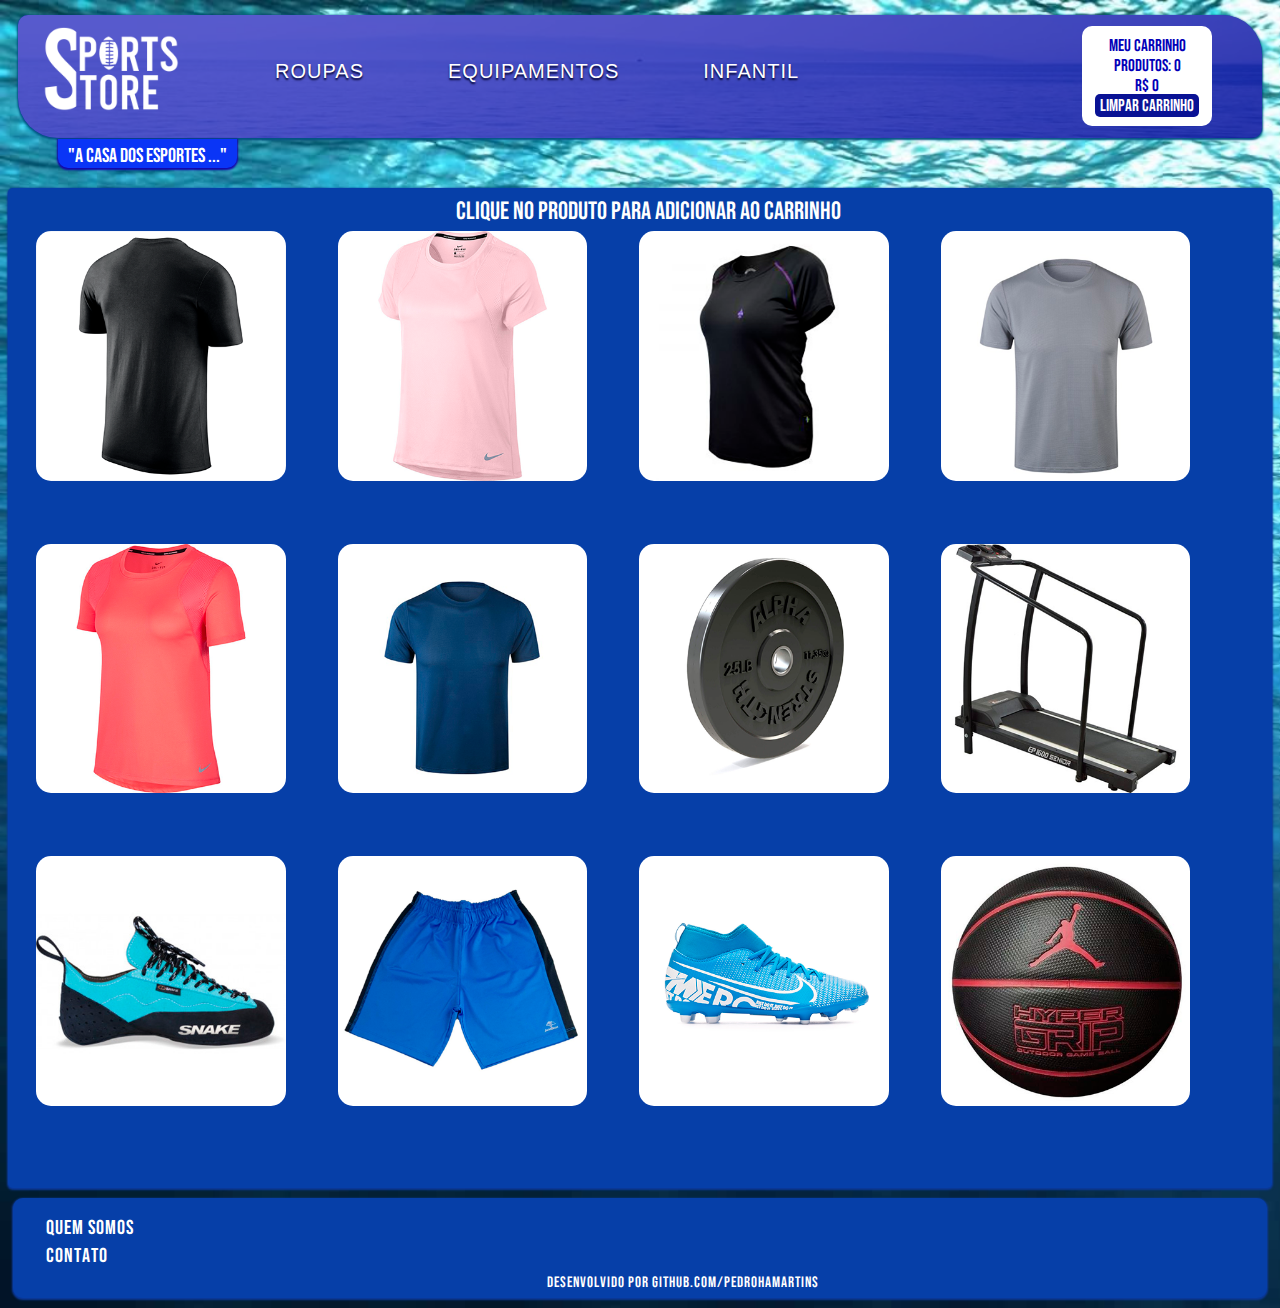
<file: index.html>
<!DOCTYPE html>
<html lang="pt">

<head>
    <meta charset="UTF-8"/>

    <title>Sports Store</title>
    <meta name="description" content="Encontre aqui os melhores produtos esportivos"/>
    <link rel="stylesheet" type="text/css" href="style/style_index.css"/>
    <script src="script/script_index.js"></script>
</head>
<body onstorage="updateCart()" onload="getStoredCart()">
    <header>
        <div id="title_header">
            <div class="background"></div>
            <table>
                <tr>
                    <th>
                        <a href="index.html">
                            <img src="images/logo.png" alt="Sports Store" id="header_logo">
                        </a>
                    </th>
                    <th>
                        <nav>
                            <ul id="header_nav">
                                <li><a class="header_options">ROUPAS</a>
                                    <ul>
                                        <li><a id="option_1" href="pages/male_section.html" target="iframe">MASCULINO</a></li>
                                        <li><a id="option_2" href="pages/female_section.html" target="iframe">FEMININO</a></li>
                                    </ul>
                                </li>
                                <li><a class="header_options">EQUIPAMENTOS</a>
                                    <ul>
                                        <li><a id="option_3" href="pages/ball_section.html" target="iframe">BOLAS</a></li>
                                        <li><a id="option_4" href="pages/utils_section.html" target="iframe">ACESSÓRIOS</a></li>
                                        <li><a id="option_5" href="pages/equipment_section.html" target="iframe">APARELHOS</a></li>
                                    </ul>
                                </li>
                                <li><a class="header_options">INFANTIL</a>
                                    <ul>
                                        <li><a id="option_6" href="pages/kids_clothing_section.html" target="iframe">ROUPAS</a></li>
                                    </ul>
                                </li>
                            </ul>
                        </nav>
                    </th>
                    <th>
                        <tr>
                            <div id="shop_cart">
                                <a>MEU CARRINHO</a>
                                <div id="shop_cart_products_div">
                                    <a>PRODUTOS:</a>
                                    <a id="shop_cart_products">0</a>
                                </div>
                                <div id="shop_cart_value_div">
                                    <a>R$ </a>
                                    <a id="shop_cart_value">0</a>
                                </div>
                                <div id="clear_cart_div">
                                    <a id="clear_cart" onclick="clearCart()">LIMPAR CARRINHO</a>
                                </div>
                            </div>
                        </tr>
                    </th>
                </tr>
            </table>
        </div>
        <h1 id="slogan">"A CASA DOS ESPORTES ..."</h1>
    </header>
    <section>
        <iframe src="index_homepage.html" title="Sports Store - Página inicial" id="iframe" name="iframe"></iframe>
    </section>
    <footer>
        <div id="footer_info">
            <table>
                <tr>
                    <td>
                        <a href="pages/about.html" target="iframe">QUEM SOMOS</a>
                    </td>
                </tr>
                <tr>
                    <td>
                        <a href="pages/contact.html" target="iframe">CONTATO</a>
                    </td>
                </tr>
                <tr>
                    <a id="credits" href="https://github.com/PedroHAMartins">DESENVOLVIDO POR github.com/PedroHAMartins</a>
            </table>
        </div>
    </footer>
</body>
</html>
</file>
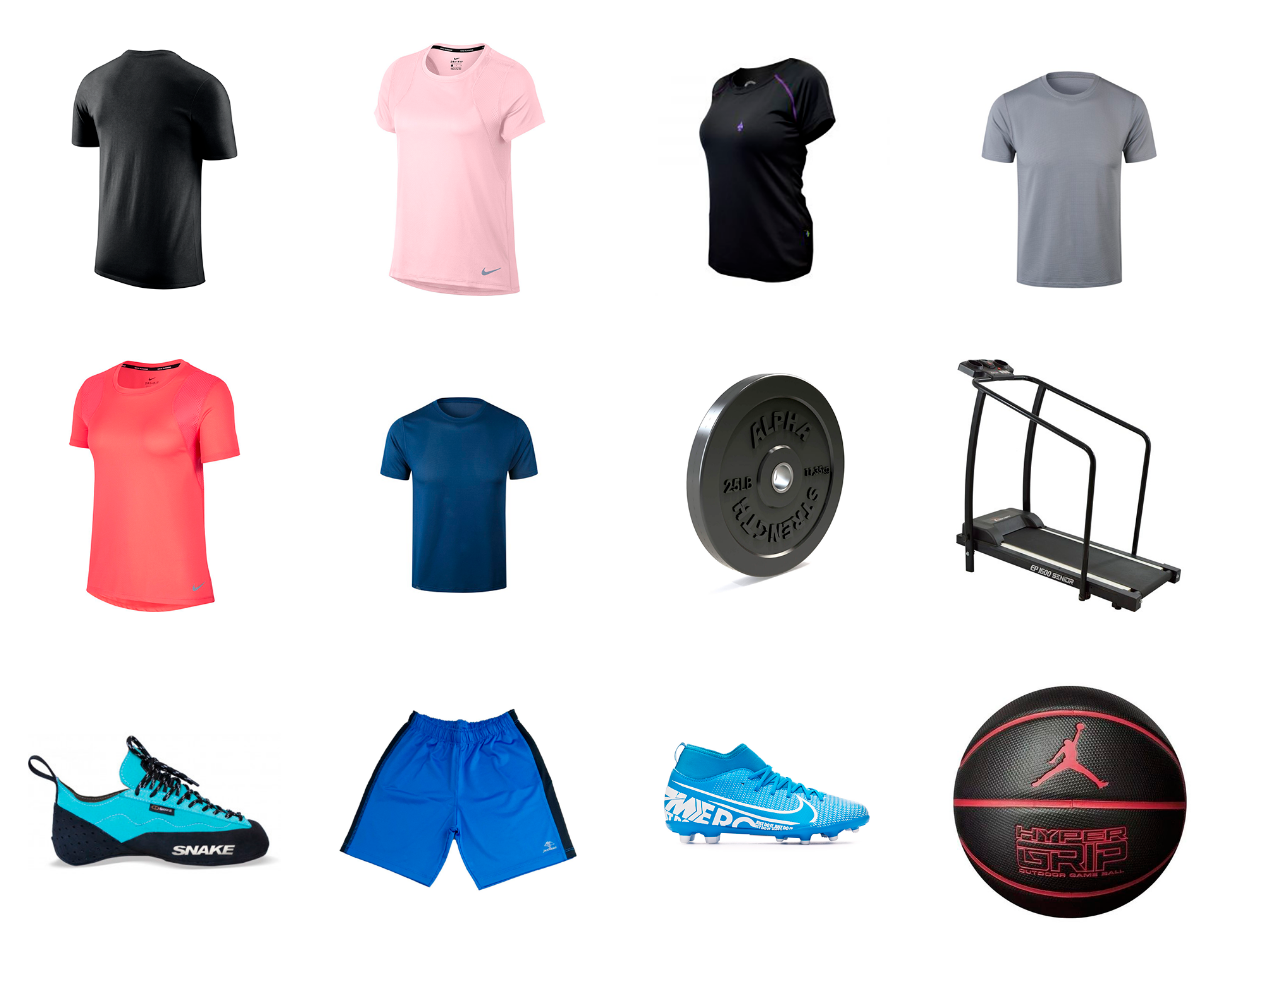
<file: index_homepage.html>
<!DOCTYPE html>
<html lang="pt">

<head>
    <meta charset="UTF-8"/>

    <title>Sports Store</title>
    <meta name="description" content="Encontre aqui os melhores produtos esportivos"/>
    <link rel="stylesheet" type="text/css" href="style/style_index_homepage.css"/>
    <script src="script/script_index_homepage.js"></script>
</head>
<body>
    <section>
        <table>
                <a id="shop_info">CLIQUE NO PRODUTO PARA ADICIONAR AO CARRINHO</a>
            <th>
                <tr id="product1"  class="product_field">
                    <img class="product_field_over" src="images/male_shirt1.png" alt="Box 1" id="male_shirt1" onclick="addToCart(id)" onmouseleave="changeImageLeave(id)" onmouseover="changeImage(id)">
                </tr>
                <tr id="product2"  class="product_field">
                    <img class="product_field_over" src="images/female_shirt2.png" alt="Box 2" id="female_shirt2" onclick="addToCart(id)" onmouseleave="changeImageLeave(id)" onmouseover="changeImage(id)">
                </tr>
                <tr id="product3"  class="product_field">
                    <img class="product_field_over" src="images/female_shirt1.png" alt="Box 3" id="female_shirt1" onclick="addToCart(id)" onmouseleave="changeImageLeave(id)" onmouseover="changeImage(id)">
                </tr>
                <tr id="product4"  class="product_field">
                    <img class="product_field_over" src="images/male_shirt3.png" alt="Box 4" id="male_shirt3" onclick="addToCart(id)" onmouseleave="changeImageLeave(id)" onmouseover="changeImage(id)">
                </tr>
            </th>
            <th>
                <tr id="product5"  class="product_field">
                    <img class="product_field_over" src="images/female_shirt3.png" alt="Box 5" id="female_shirt3" onclick="addToCart(id)" onmouseleave="changeImageLeave(id)" onmouseover="changeImage(id)">
                </tr>
                <tr id="product6"  class="product_field">
                    <img class="product_field_over" src="images/male_shirt2.png" alt="Box 6" id="male_shirt2" onclick="addToCart(id)" onmouseleave="changeImageLeave(id)" onmouseover="changeImage(id)">
                </tr>
                <tr id="product7"  class="product_field">
                    <img class="product_field_over" src="images/anilha1.png" alt="Box 7" id="anilha1" onclick="addToCart(id)" onmouseleave="changeImageLeave(id)" onmouseover="changeImage(id)">
                </tr>
                <tr id="product8"  class="product_field">
                    <img class="product_field_over" src="images/esteira1.png" alt="Box 8" id="esteira1" onclick="addToCart(id)" onmouseleave="changeImageLeave(id)" onmouseover="changeImage(id)">
                </tr>
            </th>
            <th>
                <tr id="product9"  class="product_field">
                    <img class="product_field_over" src="images/sapatilha1.png" alt="Box 9" id="sapatilha1" onclick="addToCart(id)" onmouseleave="changeImageLeave(id)" onmouseover="changeImage(id)">
                </tr>
                <tr id="product10"  class="product_field">
                    <img class="product_field_over" src="images/bermuda_inf1.png" alt="Box 10" id="bermuda_inf1" onclick="addToCart(id)" onmouseleave="changeImageLeave(id)" onmouseover="changeImage(id)">
                </tr>
                <tr id="product11"  class="product_field">
                    <img class="product_field_over" src="images/chuteira_inf1.png" alt="Box 11" id="chuteira_inf1" onclick="addToCart(id)" onmouseleave="changeImageLeave(id)" onmouseover="changeImage(id)">
                </tr>
                <tr id="product12"  class="product_field">
                    <img class="product_field_over" src="images/bola_basquete1.png" alt="Box 12" id="bola_basquete1" onclick="addToCart(id)" onmouseleave="changeImageLeave(id)" onmouseover="changeImage(id)">
                </tr>
            </th>
        </table>
    </section>
</body>
</html>
</file>
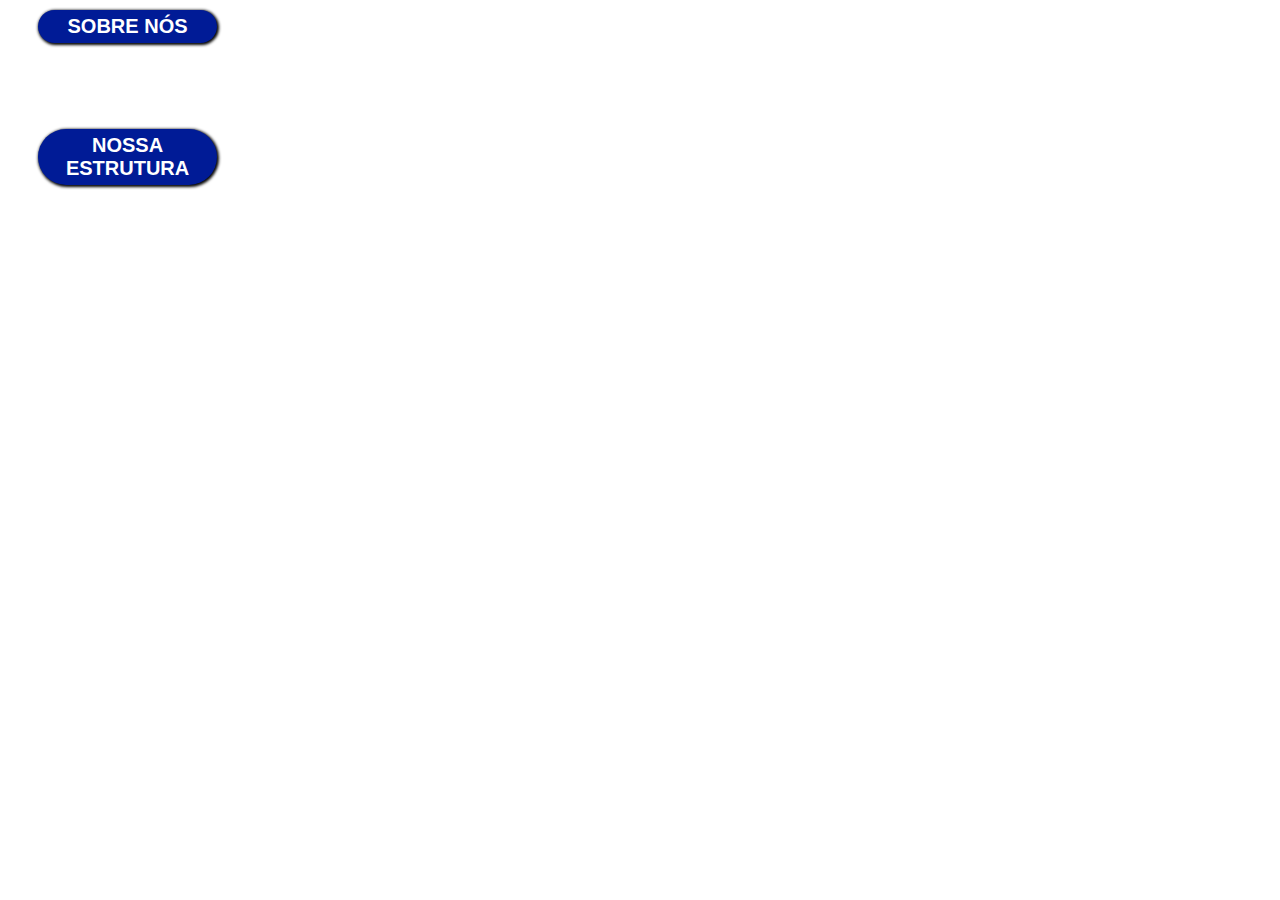
<file: pages/about.html>
<!DOCTYPE html>
<html lang="pt">

<head>
    <meta charset="UTF-8"/>

    <title>Sports Store - Sobre nós</title>
    <meta name="description" content="Encontre aqui os melhores produtos esportivos"/>
    <link rel="stylesheet" type="text/css" href="../style/style_about.css"/>
    <!-- <script src="../script/#.js"></script> -->
</head>
<body>
    <section>
        <div id="about_div">
            <h1 id="about_title">SOBRE NÓS</h1>
            <a id="about_text">Nossa empresa foi fundada em 2021 na cidade de São Paulo visando uma entrega inovadora de produtos,<br> com os melhores produtos e preços e produtos disponíveis no mercado.</a>
        </div>
        <div id="structure_div">
            <h1 id="structure_title">NOSSA ESTRUTURA</h1>
            <a id="structure_text">Atualmente contamos com mais de 20 funcionários e 3 unidades na cidade de São Paulo.</a>
        </div>
    </section>
</body>
</html>
</file>
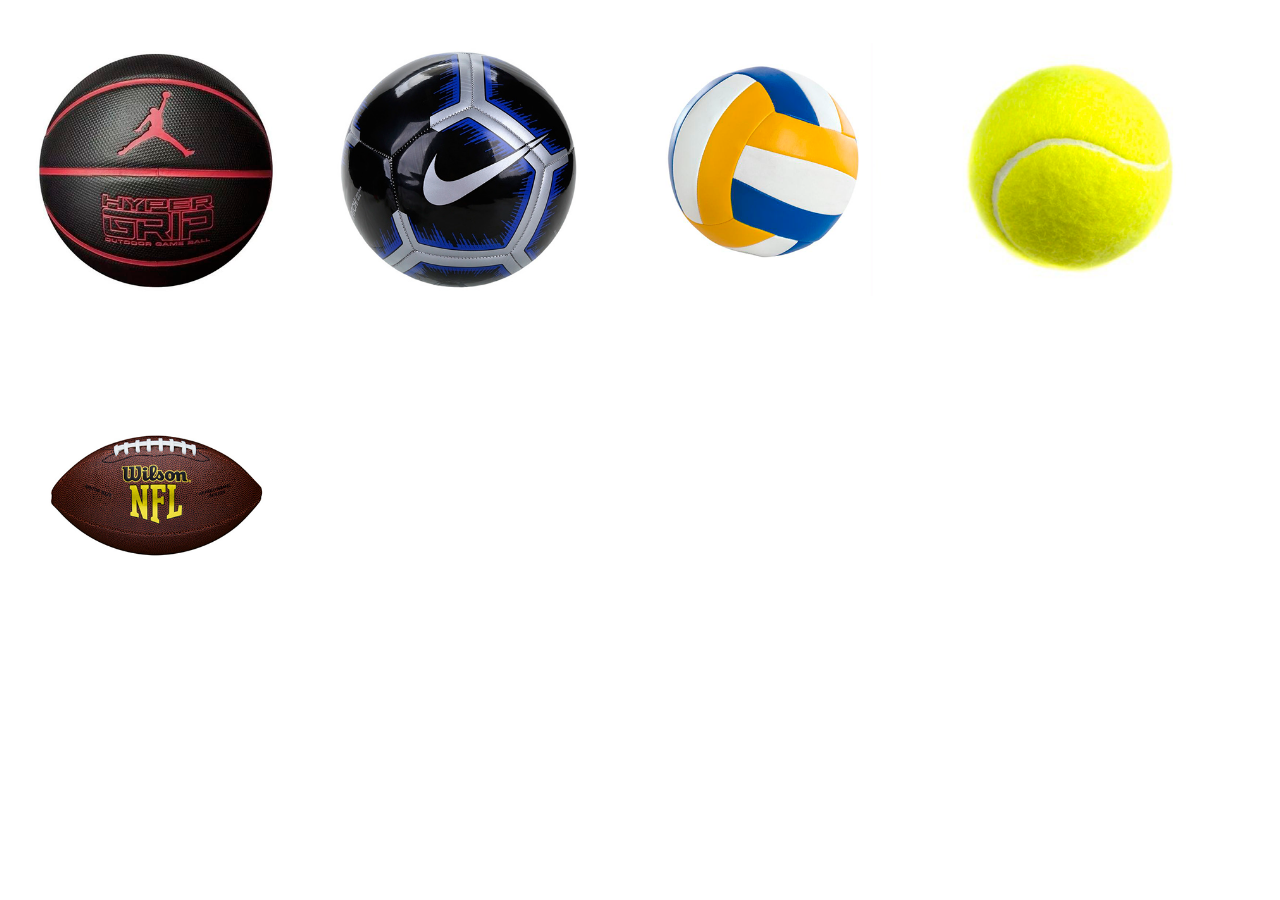
<file: pages/ball_section.html>
<!DOCTYPE html>
<html lang="pt">

<head>
    <meta charset="UTF-8"/>

    <title>Sports Store - Bolas</title>
    <meta name="description" content="Encontre aqui os melhores produtos esportivos"/>
    <link rel="stylesheet" type="text/css" href="../style/style_index_homepage.css"/>
    <script src="../script/script_ball_section.js"></script>
</head>
<body>
    <section>
        <table>
                <a id="shop_info">CLIQUE NO PRODUTO PARA ADICIONAR AO CARRINHO</a>
            <th>
                <tr id="product_ball1"  class="product_field">
                    <img class="product_field_over" src="../images/bola_basquete1.png" alt="Box 1" id="bola_basquete1" onclick="addToCart(id)" onmouseleave="changeImageLeave(id)" onmouseover="changeImage(id)">
                </tr>
                <tr id="product_ball2"  class="product_field">
                    <img class="product_field_over" src="../images/bola_futebol1.png" alt="Box 2" id="bola_futebol1" onclick="addToCart(id)" onmouseleave="changeImageLeave(id)" onmouseover="changeImage(id)">
                </tr>
                <tr id="product_ball3"  class="product_field">
                    <img class="product_field_over" src="../images/bola_volei1.png" alt="Box 3" id="bola_volei1" onclick="addToCart(id)" onmouseleave="changeImageLeave(id)" onmouseover="changeImage(id)">
                </tr>
                <tr id="product_ball4"  class="product_field">
                    <img class="product_field_over" src="../images/bola_tenis1.png" alt="Box 4" id="bola_tenis1" onclick="addToCart(id)" onmouseleave="changeImageLeave(id)" onmouseover="changeImage(id)">
                </tr>
            </th>
            <th>
                <tr id="product_ball5"  class="product_field">
                    <img class="product_field_over" src="../images/bola_futebolamericano1.png" alt="Box 5" id="bola_futebolamericano1" onclick="addToCart(id)" onmouseleave="changeImageLeave(id)" onmouseover="changeImage(id)">
                </tr>
        </table>
    </section>
</body>
</html>
</file>
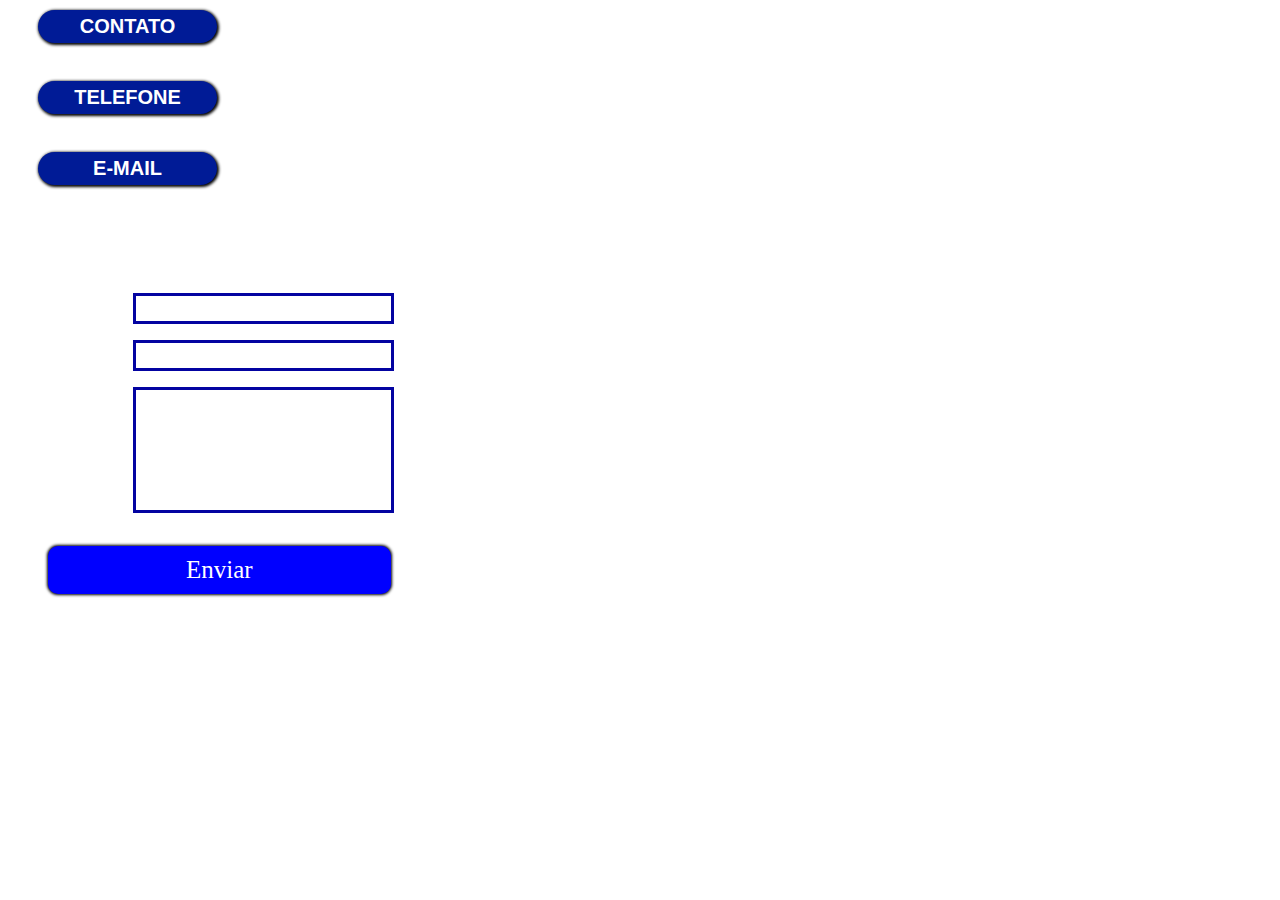
<file: pages/contact.html>
<!DOCTYPE html>
<html lang="pt">

<head>
    <meta charset="UTF-8"/>

    <title>Sports Store - Sobre nós</title>
    <meta name="description" content="Encontre aqui os melhores produtos esportivos"/>
    <link rel="stylesheet" type="text/css" href="../style/style_contact.css"/>
</head>
<body>
    <section>
        <div id="contact_div">
            <h1 class="titles"id="contact_title">CONTATO</h1>
            <a class="texts" id="contact_text">Nossos meios de contato disponível estão indicados abaixo.</a>
        <div id="contact_methods_div">
            <h2 class="titles" id="phone_title">TELEFONE</h1>
                <a class="texts" id="phone_text">(12) 3456-7890</a>
            <h2 class="titles" id="mail_title">E-MAIL</h1>
                <a class="texts" id="mail_text">email@ficticio.com</a>
        </div>   
        
        <br>
        <br>
        <br>
        <a class="texts">Ou envie um e-mail diretamente pelo site!</a>  
        <div id="mail_box">
            <a id="box_mail_title" class="texts">E-mail</a>
            <input type="email" id="input_mail"></input>
            <br>
            <a id="box_name_title" class="texts">Nome</a>
            <input type="text" id="input_name"></input>
            <br>
            <a id="box_text_title" class="texts">Mensagem</a>
            <input type="text" id="input_text"></input>
        </div>
        <button type="submit">Enviar</button>
        </div>
    </section>
</body>
</html>
</file>
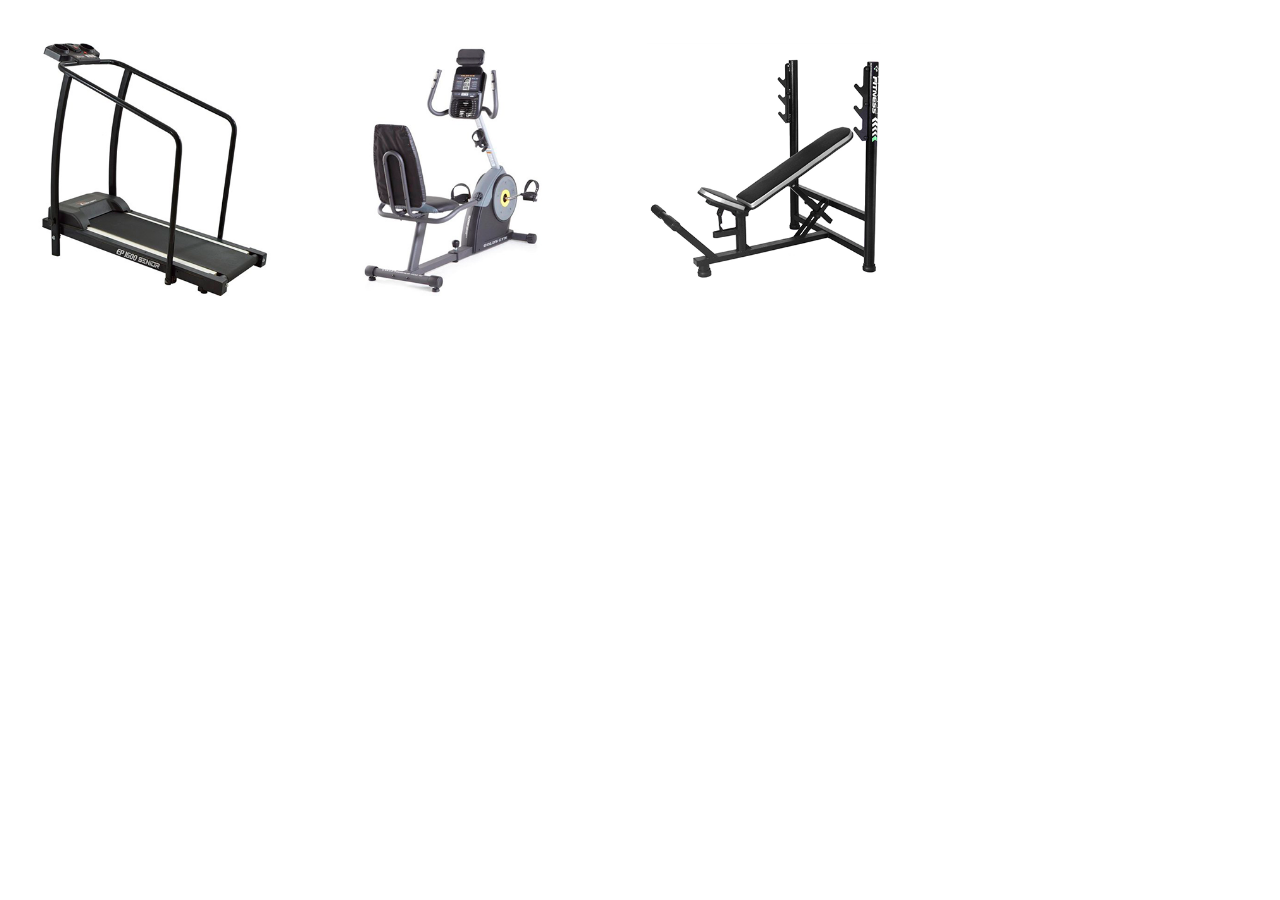
<file: pages/equipment_section.html>
<!DOCTYPE html>
<html lang="pt">

<head>
    <meta charset="UTF-8"/>

    <title>Sports Store - Equipamentos</title>
    <meta name="description" content="Encontre aqui os melhores produtos esportivos"/>
    <link rel="stylesheet" type="text/css" href="../style/style_index_homepage.css"/>
    <script src="../script/script_equipment_section.js"></script>
</head>
<body>
    <section>
        <table>
                <a id="shop_info">CLIQUE NO PRODUTO PARA ADICIONAR AO CARRINHO</a>
            <th>
                <tr id="equipment_product1"  class="product_field">
                    <img class="product_field_over" src="../images/esteira1.png" alt="Box 1" id="esteira1" onclick="addToCart(id)" onmouseleave="changeImageLeave(id)" onmouseover="changeImage(id)">
                </tr>
                <tr id="equipment_product2"  class="product_field">
                    <img class="product_field_over" src="../images/bicicleta1.png" alt="Box 2" id="bicicleta1" onclick="addToCart(id)" onmouseleave="changeImageLeave(id)" onmouseover="changeImage(id)">
                </tr>
                <tr id="equipment_product3"  class="product_field">
                    <img class="product_field_over" src="../images/supino1.png" alt="Box 3" id="supino1" onclick="addToCart(id)" onmouseleave="changeImageLeave(id)" onmouseover="changeImage(id)">
                </tr>
            </th>
            <th>
        </table>
    </section>
</body>
</html>
</file>
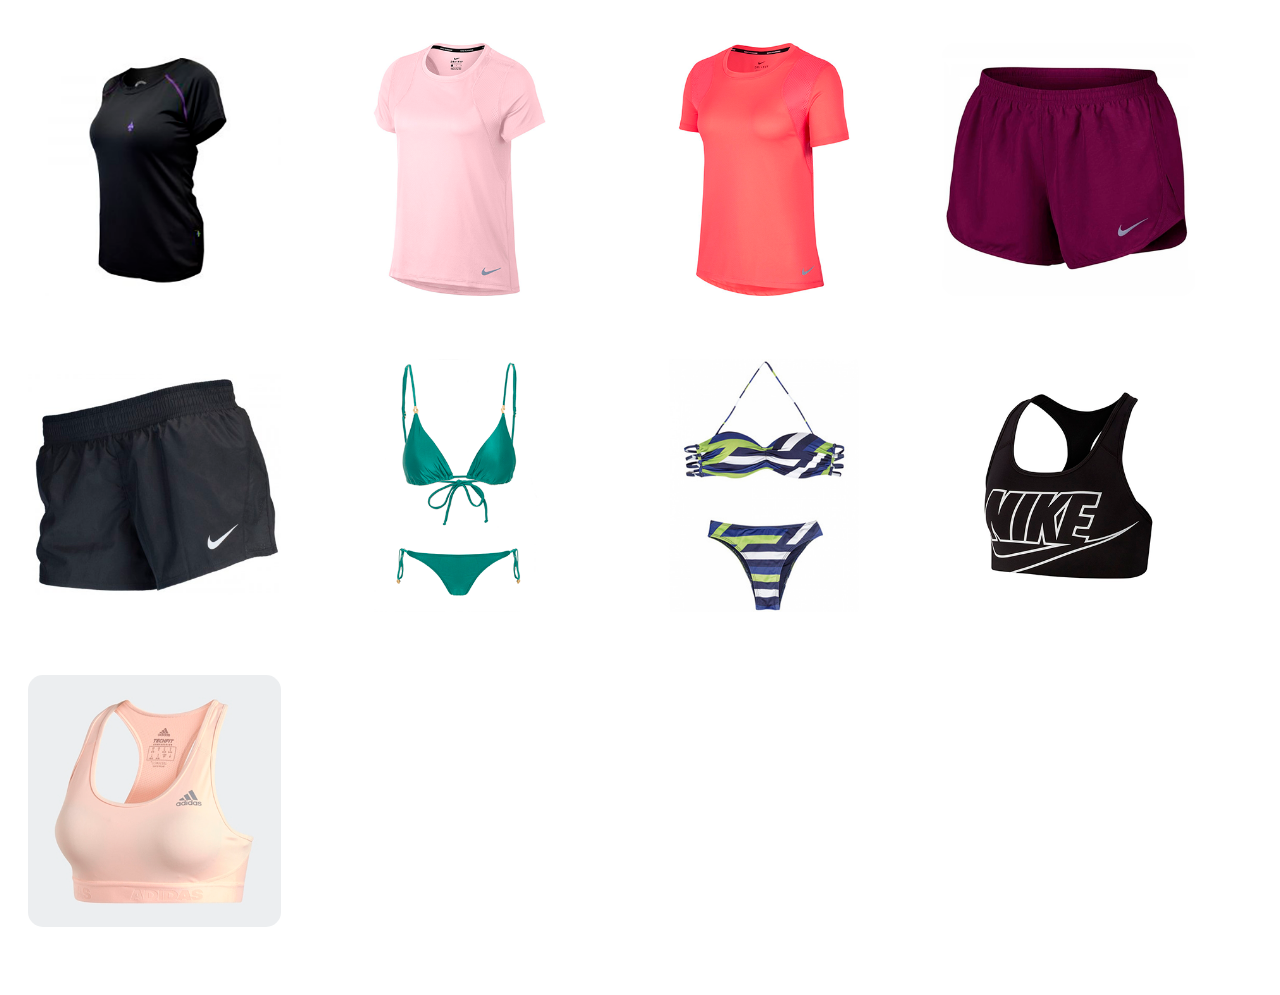
<file: pages/female_section.html>
<!DOCTYPE html>
<html lang="pt">

<head>
    <meta charset="UTF-8"/>

    <title>Sports Store - Roupas femininas</title>
    <meta name="description" content="Encontre aqui os melhores produtos esportivos"/>
    <link rel="stylesheet" type="text/css" href="../style/style_index_homepage.css"/>
    <script src="../script/script_female_section.js"></script>
</head>
<body>
    <section>
        <table>
                <a id="shop_info">CLIQUE NO PRODUTO PARA ADICIONAR AO CARRINHO</a>
            <th>
                <tr id="product_female1"  class="product_field">
                    <img class="product_field_over" src="../images/female_shirt1.png" alt="Box 1" id="female_shirt1" onclick="addToCart(id)" onmouseleave="changeImageLeave(id)" onmouseover="changeImage(id)">
                </tr>
                <tr id="product_female2"  class="product_field">
                    <img class="product_field_over" src="../images/female_shirt2.png" alt="Box 2" id="female_shirt2" onclick="addToCart(id)" onmouseleave="changeImageLeave(id)" onmouseover="changeImage(id)">
                </tr>
                <tr id="product_female3"  class="product_field">
                    <img class="product_field_over" src="../images/female_shirt3.png" alt="Box 3" id="female_shirt3" onclick="addToCart(id)" onmouseleave="changeImageLeave(id)" onmouseover="changeImage(id)">
                </tr>
                <tr id="product_female4"  class="product_field">
                    <img class="product_field_over" src="../images/berm_fem1.png" alt="Box 4" id="berm_fem1" onclick="addToCart(id)" onmouseleave="changeImageLeave(id)" onmouseover="changeImage(id)">
                </tr>
            </th>
            <th>
                <tr id="product_female5"  class="product_field">
                    <img class="product_field_over" src="../images/berm_fem2.png" alt="Box 5" id="berm_fem2" onclick="addToCart(id)" onmouseleave="changeImageLeave(id)" onmouseover="changeImage(id)">
                </tr>
                <tr id="product_female6"  class="product_field">
                    <img class="product_field_over" src="../images/biquini1.png" alt="Box 6" id="biquini1" onclick="addToCart(id)" onmouseleave="changeImageLeave(id)" onmouseover="changeImage(id)">
                </tr>
                <tr id="product_female7"  class="product_field">
                    <img class="product_field_over" src="../images/biquini2.png" alt="Box 7" id="biquini2" onclick="addToCart(id)" onmouseleave="changeImageLeave(id)" onmouseover="changeImage(id)">
                </tr>
                <tr id="product_female8"  class="product_field">
                    <img class="product_field_over" src="../images/top1.png" alt="Box 8" id="top1" onclick="addToCart(id)" onmouseleave="changeImageLeave(id)" onmouseover="changeImage(id)">
                </tr>
            </th>
            <th>
                <tr id="product_female9"  class="product_field">
                    <img class="product_field_over" src="../images/top2.png" alt="Box 9" id="top2" onclick="addToCart(id)" onmouseleave="changeImageLeave(id)" onmouseover="changeImage(id)">
                </tr>
            </th>
        </table>
    </section>
</body>
</html>
</file>
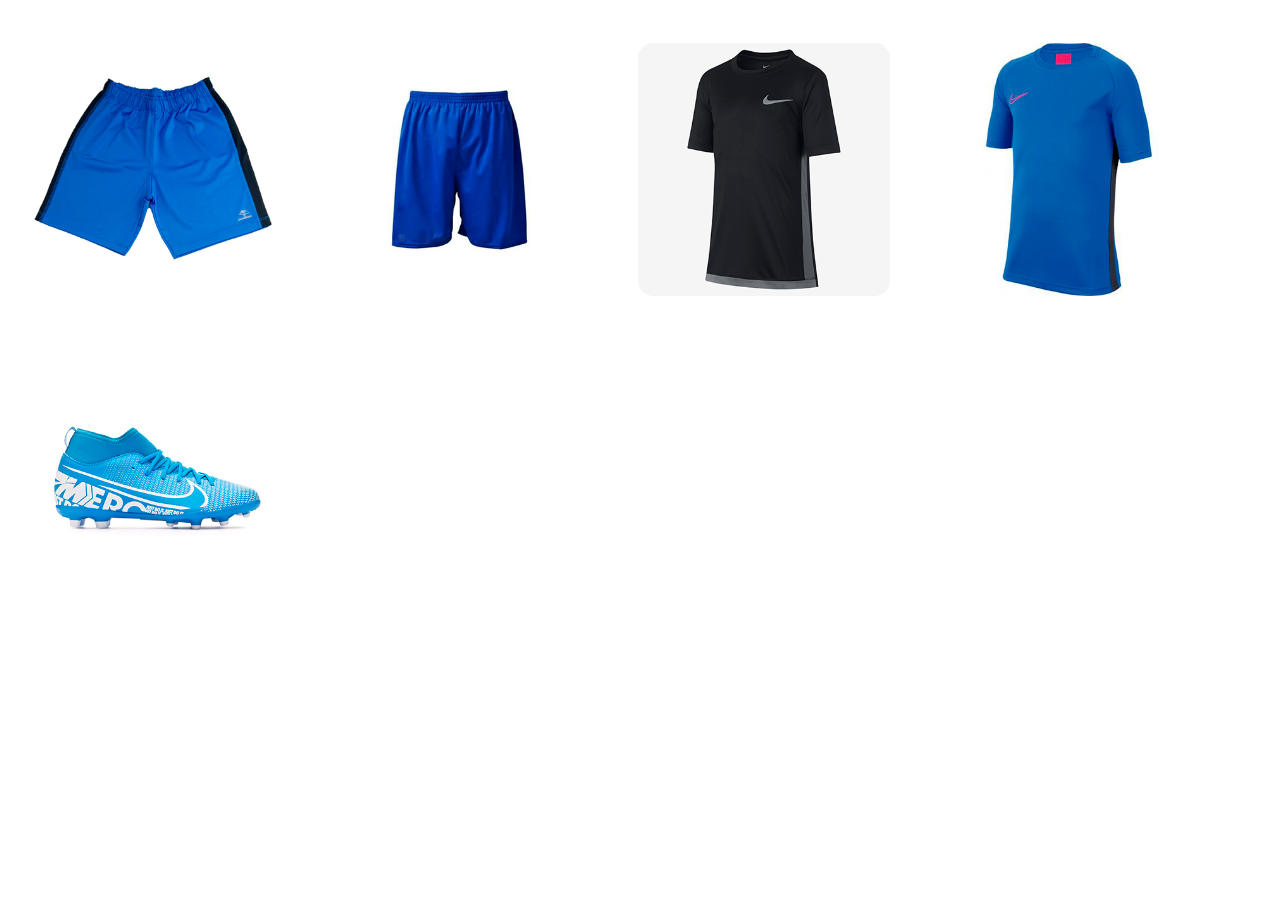
<file: pages/kids_clothing_section.html>
<!DOCTYPE html>
<html lang="pt">

<head>
    <meta charset="UTF-8"/>

    <title>Sports Store - Roupas infantis</title>
    <meta name="description" content="Encontre aqui os melhores produtos esportivos"/>
    <link rel="stylesheet" type="text/css" href="../style/style_index_homepage.css"/>
    <script src="../script/script_kids_clothing_section.js"></script>
</head>
<body>
    <section>
        <table>
                <a id="shop_info">CLIQUE NO PRODUTO PARA ADICIONAR AO CARRINHO</a>
            <th>
                <tr id="kids_cloth_product1"  class="product_field">
                    <img class="product_field_over" src="../images/bermuda_inf1.png" alt="Box 1" id="bermuda_inf1" onclick="addToCart(id)" onmouseleave="changeImageLeave(id)" onmouseover="changeImage(id)">
                </tr>
                <tr id="kids_cloth_product2"  class="product_field">
                    <img class="product_field_over" src="../images/bermuda_inf2.png" alt="Box 2" id="bermuda_inf2" onclick="addToCart(id)" onmouseleave="changeImageLeave(id)" onmouseover="changeImage(id)">
                </tr>
                <tr id="kids_cloth_product3"  class="product_field">
                    <img class="product_field_over" src="../images/kid_shirt1.png" alt="Box 3" id="kid_shirt1" onclick="addToCart(id)" onmouseleave="changeImageLeave(id)" onmouseover="changeImage(id)">
                </tr>
                <tr id="kids_cloth_product3"  class="product_field">
                    <img class="product_field_over" src="../images/kid_shirt2.png" alt="Box 3" id="kid_shirt2" onclick="addToCart(id)" onmouseleave="changeImageLeave(id)" onmouseover="changeImage(id)">
                </tr>
            </th>
            <th>
                <tr id="kids_cloth_product4"  class="product_field">
                    <img class="product_field_over" src="../images/chuteira_inf1.png" alt="Box 3" id="chuteira_inf1" onclick="addToCart(id)" onmouseleave="changeImageLeave(id)" onmouseover="changeImage(id)">
                </tr>
            </th>
        </table>
    </section>
</body>
</html>
</file>
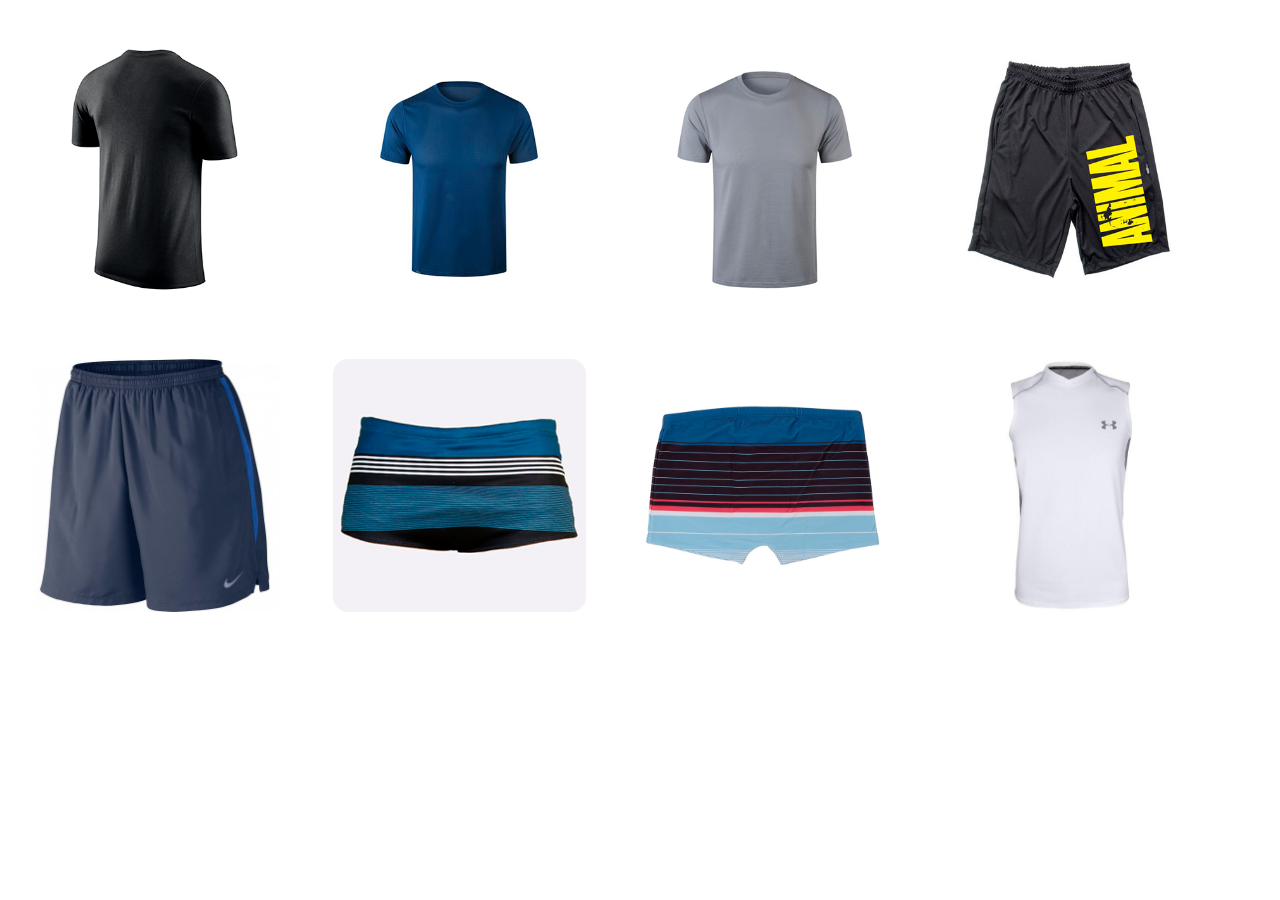
<file: pages/male_section.html>
<!DOCTYPE html>
<html lang="pt">

<head>
    <meta charset="UTF-8"/>

    <title>Sports Store - Roupas masculinas</title>
    <meta name="description" content="Encontre aqui os melhores produtos esportivos"/>
    <link rel="stylesheet" type="text/css" href="../style/style_index_homepage.css"/>
    <script src="../script/script_male_section.js"></script>
</head>
<body>
    <section>
        <table>
                <a id="shop_info">CLIQUE NO PRODUTO PARA ADICIONAR AO CARRINHO</a>
            <th>
                <tr id="product_male1"  class="product_field">
                    <img class="product_field_over" src="../images/male_shirt1.png" alt="Box 1" id="male_shirt1" onclick="addToCart(id)" onmouseleave="changeImageLeave(id)" onmouseover="changeImage(id)">
                </tr>
                <tr id="product_male2"  class="product_field">
                    <img class="product_field_over" src="../images/male_shirt2.png" alt="Box 2" id="male_shirt2" onclick="addToCart(id)" onmouseleave="changeImageLeave(id)" onmouseover="changeImage(id)">
                </tr>
                <tr id="product_male3"  class="product_field">
                    <img class="product_field_over" src="../images/male_shirt3.png" alt="Box 3" id="male_shirt3" onclick="addToCart(id)" onmouseleave="changeImageLeave(id)" onmouseover="changeImage(id)">
                </tr>
                <tr id="product_male4"  class="product_field">
                    <img class="product_field_over" src="../images/berm_masc1.png" alt="Box 4" id="berm_masc1" onclick="addToCart(id)" onmouseleave="changeImageLeave(id)" onmouseover="changeImage(id)">
                </tr>
            </th>
            <th>
                <tr id="product_male5"  class="product_field">
                    <img class="product_field_over" src="../images/berm_masc2.png" alt="Box 5" id="berm_masc2" onclick="addToCart(id)" onmouseleave="changeImageLeave(id)" onmouseover="changeImage(id)">
                </tr>
                <tr id="product_male6"  class="product_field">
                    <img class="product_field_over" src="../images/sunga1.png" alt="Box 6" id="sunga1" onclick="addToCart(id)" onmouseleave="changeImageLeave(id)" onmouseover="changeImage(id)">
                </tr>
                <tr id="product_male7"  class="product_field">
                    <img class="product_field_over" src="../images/sunga2.png" alt="Box 7" id="sunga2" onclick="addToCart(id)" onmouseleave="changeImageLeave(id)" onmouseover="changeImage(id)">
                </tr>
                <tr id="product_male8"  class="product_field">
                    <img class="product_field_over" src="../images/regata_masc1.png" alt="Box 8" id="regata_masc1" onclick="addToCart(id)" onmouseleave="changeImageLeave(id)" onmouseover="changeImage(id)">
                </tr>
            </th>
        </table>
    </section>
</body>
</html>
</file>
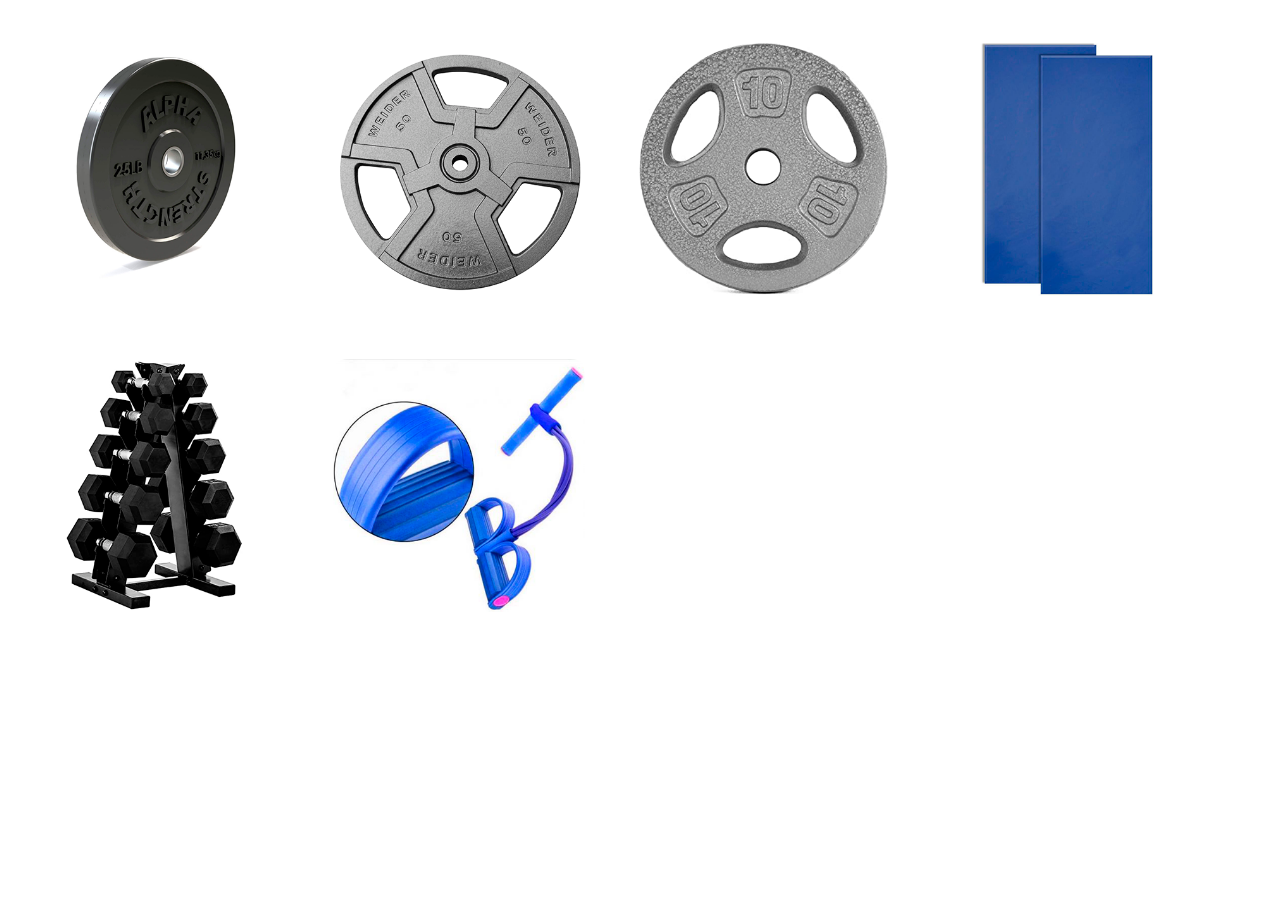
<file: pages/utils_section.html>
<!DOCTYPE html>
<html lang="pt">

<head>
    <meta charset="UTF-8"/>

    <title>Sports Store - Acessórios</title>
    <meta name="description" content="Encontre aqui os melhores produtos esportivos"/>
    <link rel="stylesheet" type="text/css" href="../style/style_index_homepage.css"/>
    <script src="../script/script_utils_section.js"></script>
</head>
<body>
    <section>
        <table>
                <a id="shop_info">CLIQUE NO PRODUTO PARA ADICIONAR AO CARRINHO</a>
            <th>
                <tr id="utils_product1"  class="product_field">
                    <img class="product_field_over" src="../images/anilha1.png" alt="Box 1" id="anilha1" onclick="addToCart(id)" onmouseleave="changeImageLeave(id)" onmouseover="changeImage(id)">
                </tr>
                <tr id="utils_product2"  class="product_field">
                    <img class="product_field_over" src="../images/anilha2.png" alt="Box 2" id="anilha2" onclick="addToCart(id)" onmouseleave="changeImageLeave(id)" onmouseover="changeImage(id)">
                </tr>
                <tr id="utils_product3"  class="product_field">
                    <img class="product_field_over" src="../images/anilha3.png" alt="Box 3" id="anilha3" onclick="addToCart(id)" onmouseleave="changeImageLeave(id)" onmouseover="changeImage(id)">
                </tr>
                <tr id="utils_product4"  class="product_field">
                    <img class="product_field_over" src="../images/colchonete1.png" alt="Box 4" id="colchonete1" onclick="addToCart(id)" onmouseleave="changeImageLeave(id)" onmouseover="changeImage(id)">
                </tr>
            </th>
            <th>
                <tr id="utils_product5"  class="product_field">
                    <img class="product_field_over" src="../images/dumbells1.png" alt="Box 1" id="dumbells1" onclick="addToCart(id)" onmouseleave="changeImageLeave(id)" onmouseover="changeImage(id)">
                </tr>
                <tr id="utils_product6"  class="product_field">
                    <img class="product_field_over" src="../images/elastico1.png" alt="Box 2" id="elastico1" onclick="addToCart(id)" onmouseleave="changeImageLeave(id)" onmouseover="changeImage(id)">
                </tr>
            </th>
        </table>
    </section>
</body>
</html>
</file>
<file: style/style_index.css>
@font-face {
    font-family:"bebas";
    src:url("../files/BebasNeue-Regular.sfd") format("eot"),url("../files/BebasNeue-Regular.woff") format("woff"),url("../files/BebasNeue-Regular.ttf") format("truetype"),url("../files/BebasNeue-Regular.svg#BebasNeue-Regular") format("svg");
    font-weight:normal;
    font-style:normal;
}

body{
    background: url("../images/background9.jpg");
    background-repeat: no-repeat;
    background-size: cover;
    overflow-x: hidden;
}

#header_logo{
    height: 100px;
    width: 160px;
}

#title_header {
    background-color: #0300b8;
    color: white;
    text-align: center;
    margin: 15px 10px 10px 10px;
    padding: 1px 10px 10px 10px;
    border-radius: 10px 40px 10px 40px;
    box-shadow: 0px 1px 2px 1px rgb(4, 84, 131);
    position: relative;
    z-index: 5;
}

#title_header .background{
    position: absolute;
    z-index: -1;
    top: 0;
    bottom: 0;
    left: 0;
    right: 0;
    background: url("../images/background-header.jpg") center center;
    background-repeat: no-repeat;
    background-size: cover;
    border-radius: 10px 40px 10px 40px;
    opacity: .4;
    width: 100%;
    height: 100%;

}

.header_options{
    border: none;
    background: none;
    padding: 3px 30px 3px 30px;
    font-family: Verdana, Geneva, Tahoma, sans-serif;
    font-size: 20px;
    font-weight: 500;
    letter-spacing: 1px;
    cursor: pointer;
    margin: 10px;
    transition: 0.8s;
    position: relative;
    overflow: hidden;
    z-index: 1;
    outline:none; 
    text-decoration:none;
    border-radius: 10px;  
    color: white;
    border-left: 0px;
    border-top: 0px;
    border-bottom: 0px;
    text-shadow: 0px 2px 2px #00002c;
}

  
.header_options::before{
    content: "";
    position: absolute;
    left: 0;
    width: 0%;
    height: 100%;
    background: #0824a1;
    z-index: -1;
    transition: 0.5s;
    border-radius: 5px;
}
  
.header_options::before{
    top: 0;
}
  
.header_options:hover::before{
    width: 100%;
}

/* -------------------- */

#header_nav li {
    display: inline-block;
}

#header_nav ul li {
    display: block;
    position: relative;
    float: left;
}

#header_nav li ul {
    display: none;
}
    
#header_nav ul li a {
    display: block;
    text-decoration: none;
    color: #ffffff;
    padding: 10px 30px 10px 30px;
    background: #0a35f6;
    white-space: nowrap;
}

#option_1, #option_3, #option_9{
    border-radius: 5px 5px 0px 0px;
}

#option_6{
    border-radius: 5px;
}

#option_2, #option_5, #option_8, #option_12{
    border-radius: 0px 0px 5px 5px;
}

#header_nav li:hover ul {
    display: block;
    position: absolute;
}

#header_nav li:hover li {
    float: none;
    font-family: Verdana, Geneva, Tahoma, sans-serif;
    font-size: 15px;
    letter-spacing: 1px;
    font-weight: 500;
    z-index: 10;
}


#header_nav li:hover li a:hover {
    background: #091294;
}


#shop_cart{
    background-color: white;
    color: #0300b8;
    height: 70px;
    width: 130px;
    border-radius: 10px;
    font-family: bebas;
    font-size: 17px;
    float: right;
    margin:10px 40px 15px 15px;
    padding-top: 10px;
    padding-bottom: 20px;
}

#clear_cart{
    color: white;
    background-color: #091294;
    padding: 2px 5px 1px 5px;
    border-radius: 5px;
    cursor: pointer;
}

#cart_address{
    text-decoration: none;
}

#cart_address:visited{
    color: #0300b8;
}

#slogan{
    background-color: #0a35f6;
    padding: 5px 10px 10px 10px;
    margin-left: 50px;
    margin-top: -9px;
    margin-bottom: 15px;
    height: 14px;
    position: absolute;
    border-radius: 0px 0px 10px 10px;
    font-family: bebas;
    font-size: 20px;
    font-weight: 500;
    color: white;
    z-index: 20;
    box-shadow: 0px 1px 2px 1px rgb(20, 4, 170);

}

section{
    background-color: rgb(6, 63, 168);
    height: 1000px;
    width: 100%;
    margin: auto;
    margin-top: 50px;
    border-radius: 5px;
    box-shadow: 0px 1px 2px 1px rgb(11, 57, 155);

}

iframe{
    height: 100%;
    width: 100%;
    border: 0px;
    margin: auto;
}

footer{
    height: 100px;
    width: auto;
    background-color: rgb(6, 63, 168);
    margin: 10px 5px 10px 5px;
    border-radius: 10px;
    box-shadow: 0px 1px 2px 1px rgb(11, 57, 155);
}

footer table{
    font-family: bebas;
    padding-top: 15px;
    font-size: 20px;
}

footer a{
    text-decoration: none;
    color: white;
    font-weight: 500;
    letter-spacing: 1px;
    margin-right: 25px;
    margin-left: 30px;
    width: 100%;
    display: flex;
    justify-content: left;
}

footer a:visited {
    color: white;
}

#credits{
    position: absolute;
    font-family: bebas;
    font-size: 15px;
    font-weight: 500;
    margin-top: 75px;
    width: 100%;
    display: flex;
    justify-content: center;
}
</file>
<file: style/style_index_homepage.css>
@font-face {
    font-family:"bebas";
    src:url("../files/BebasNeue-Regular.sfd") format("eot"),url("../files/BebasNeue-Regular.woff") format("woff"),url("../files/BebasNeue-Regular.ttf") format("truetype"),url("../files/BebasNeue-Regular.svg#BebasNeue-Regular") format("svg");
    font-weight:normal;
    font-style:normal;
}

body{
    overflow-x: hidden;
}

.product_field_over{
    height: 20%;
    width: 20%;
    border-radius: 15px;
    margin: 35px 32px 24px 20px;
    cursor: pointer;
    justify-content: center;
}

#shop_info{
    position: absolute;
    font-family: bebas;
    font-weight: 500;
    font-size: 25px;
    color: white;
    z-index: -1;
    font-stretch: expanded;
    width: 100%;
    display: flex;
    justify-content: center;
}
</file>
<file: style/style_about.css>
#about_div{
    display: block;
    margin: 10px 20px 10px 20px;
    justify-content: center;
}

#about_title{
    font-family: Verdana, Geneva, Tahoma, sans-serif;
    font-size: 20px;
    color: white;
    background-color: rgb(0, 27, 150);
    padding: 5px 10px 5px 10px;
    margin: 10px;
    border-radius: 50px;
    box-shadow: 1px 1px 3px 1px black;
    height: 100%;
    width: 13%;
    display: flex;
    position: relative; 
    text-align: center;  
    justify-content: center;
}

#about_text{
    color: white;
    letter-spacing: 0.4px;
    word-spacing: 1px;
}

#structure_title{
    font-family: Verdana, Geneva, Tahoma, sans-serif;
    font-size: 20px;
    color: white;
    background-color: rgb(0, 27, 150);
    padding: 5px 10px 5px 10px;
    margin: 10px;
    border-radius: 50px;
    box-shadow: 1px 1px 3px 1px black;
    height: 100%;
    width: 13%;
    display: flex;
    position: relative; 
    text-align: center;  
    justify-content: center;
}

#structure_text{
    color: white;
    letter-spacing: 0.4px;
    word-spacing: 1px;
}

#structure_div{
    display: block;
    margin: 40px 20px 10px 20px;
    justify-content: center;
}
</file>
<file: style/style_contact.css>
#contact_div{
    display: block;
    margin: 10px 20px 10px 20px;
    justify-content: center;
}

.titles{
    font-family: Verdana, Geneva, Tahoma, sans-serif;
    font-size: 20px;
    color: white;
    background-color: rgb(0, 27, 150);
    padding: 5px 10px 5px 10px;
    margin: 10px;
    border-radius: 50px;
    box-shadow: 1px 1px 3px 1px black;
    height: 100%;
    width: 13%;
    display: flex;
    position: relative; 
    text-align: center;  
    justify-content: center;
}

.texts{
    margin-left: 20px;
    color: white;
    letter-spacing: 0.4px;
    word-spacing: 1px;
}



input{
    width: 20%;
    padding: 5px 5px;
    margin: 8px;
    border: 3px solid rgb(3, 3, 161);
    word-wrap: break-word;
}

#input_text{
    padding-bottom: 100px;
    resize: none;
}

button{
    margin:25px 20px 25px 20px;
    background-color: blue;
    color: white;
    font-family: bebas;
    font-size: 25px;
    border-radius: 10px;
    padding: 10px 15px 10px 15px;
    width: 28%;
    justify-content: center;
    box-sizing: border-box;
    text-decoration: none;
    cursor: pointer;
    border: none;
    box-shadow: 0px 0px 3px 1px black;
}

#box_mail_title{
    margin-left: 47px;
}
#box_name_title{
    margin-left: 52px;
}
</file>
